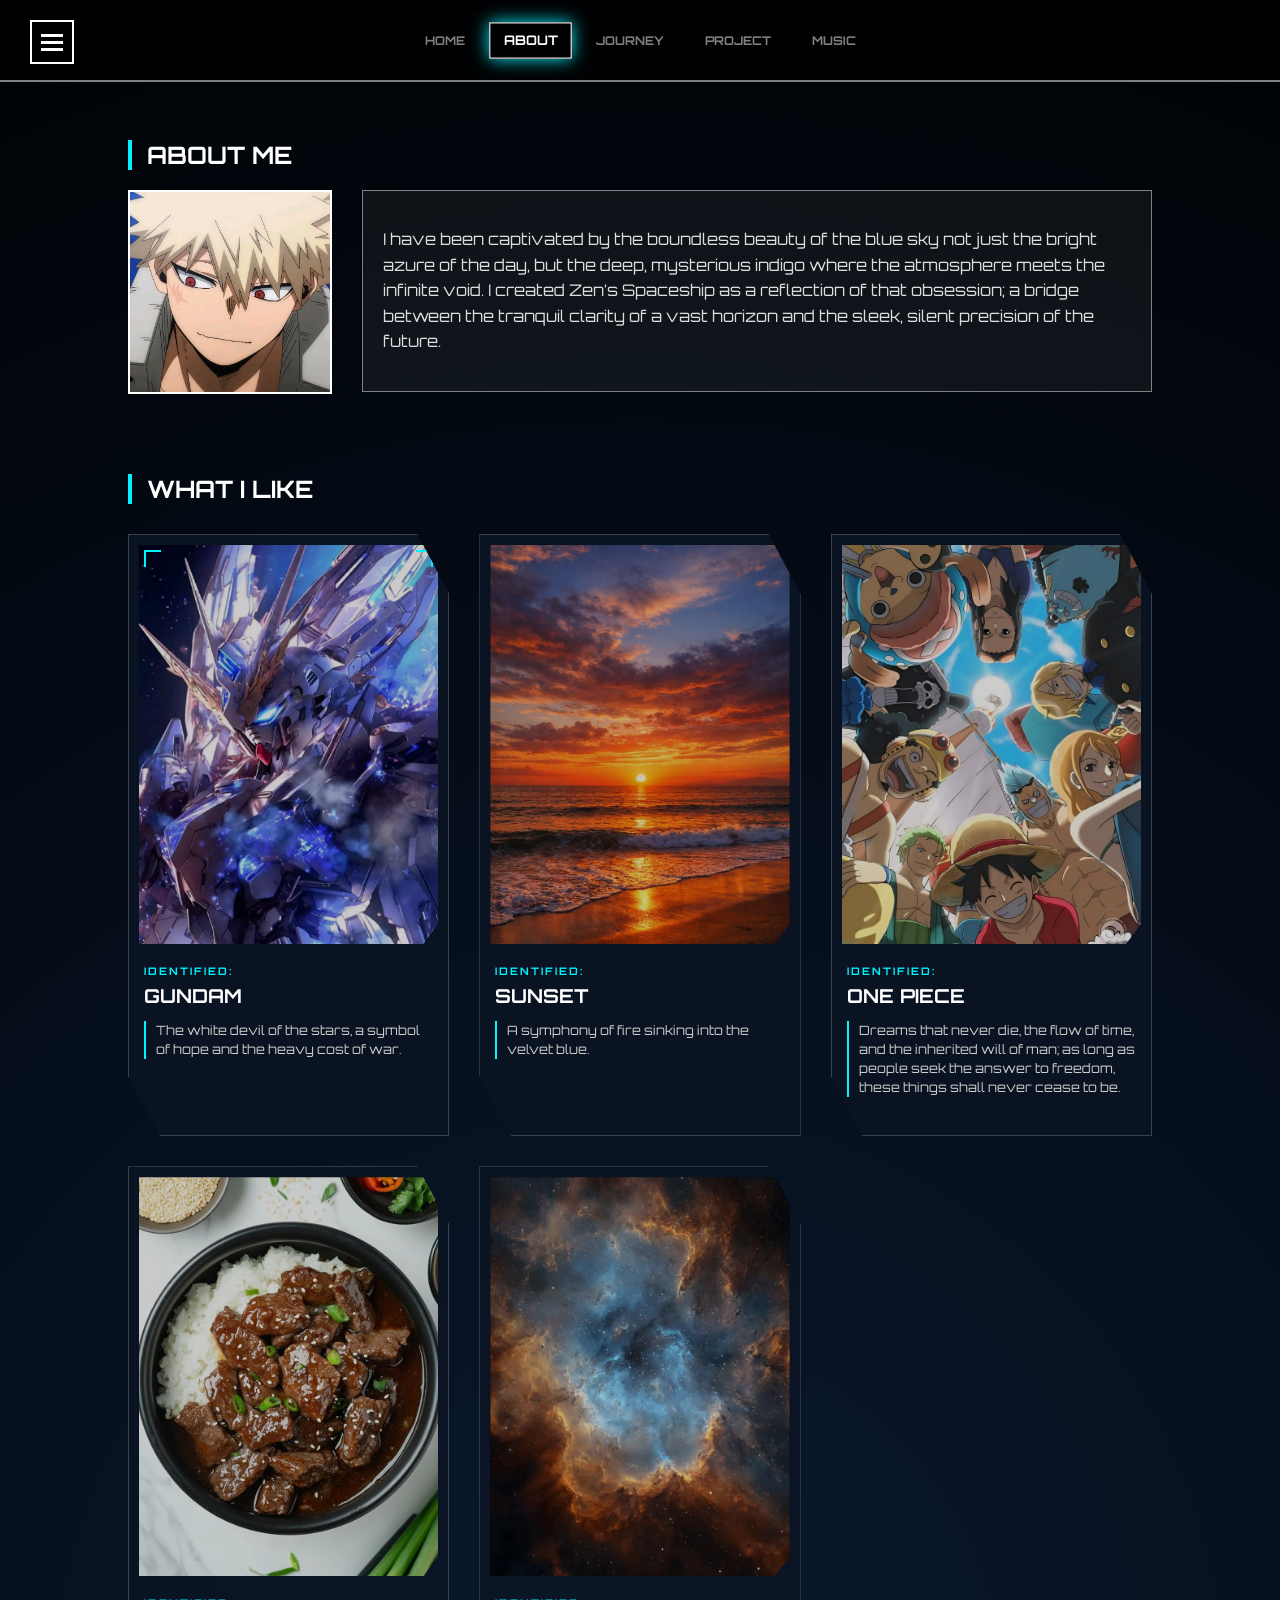
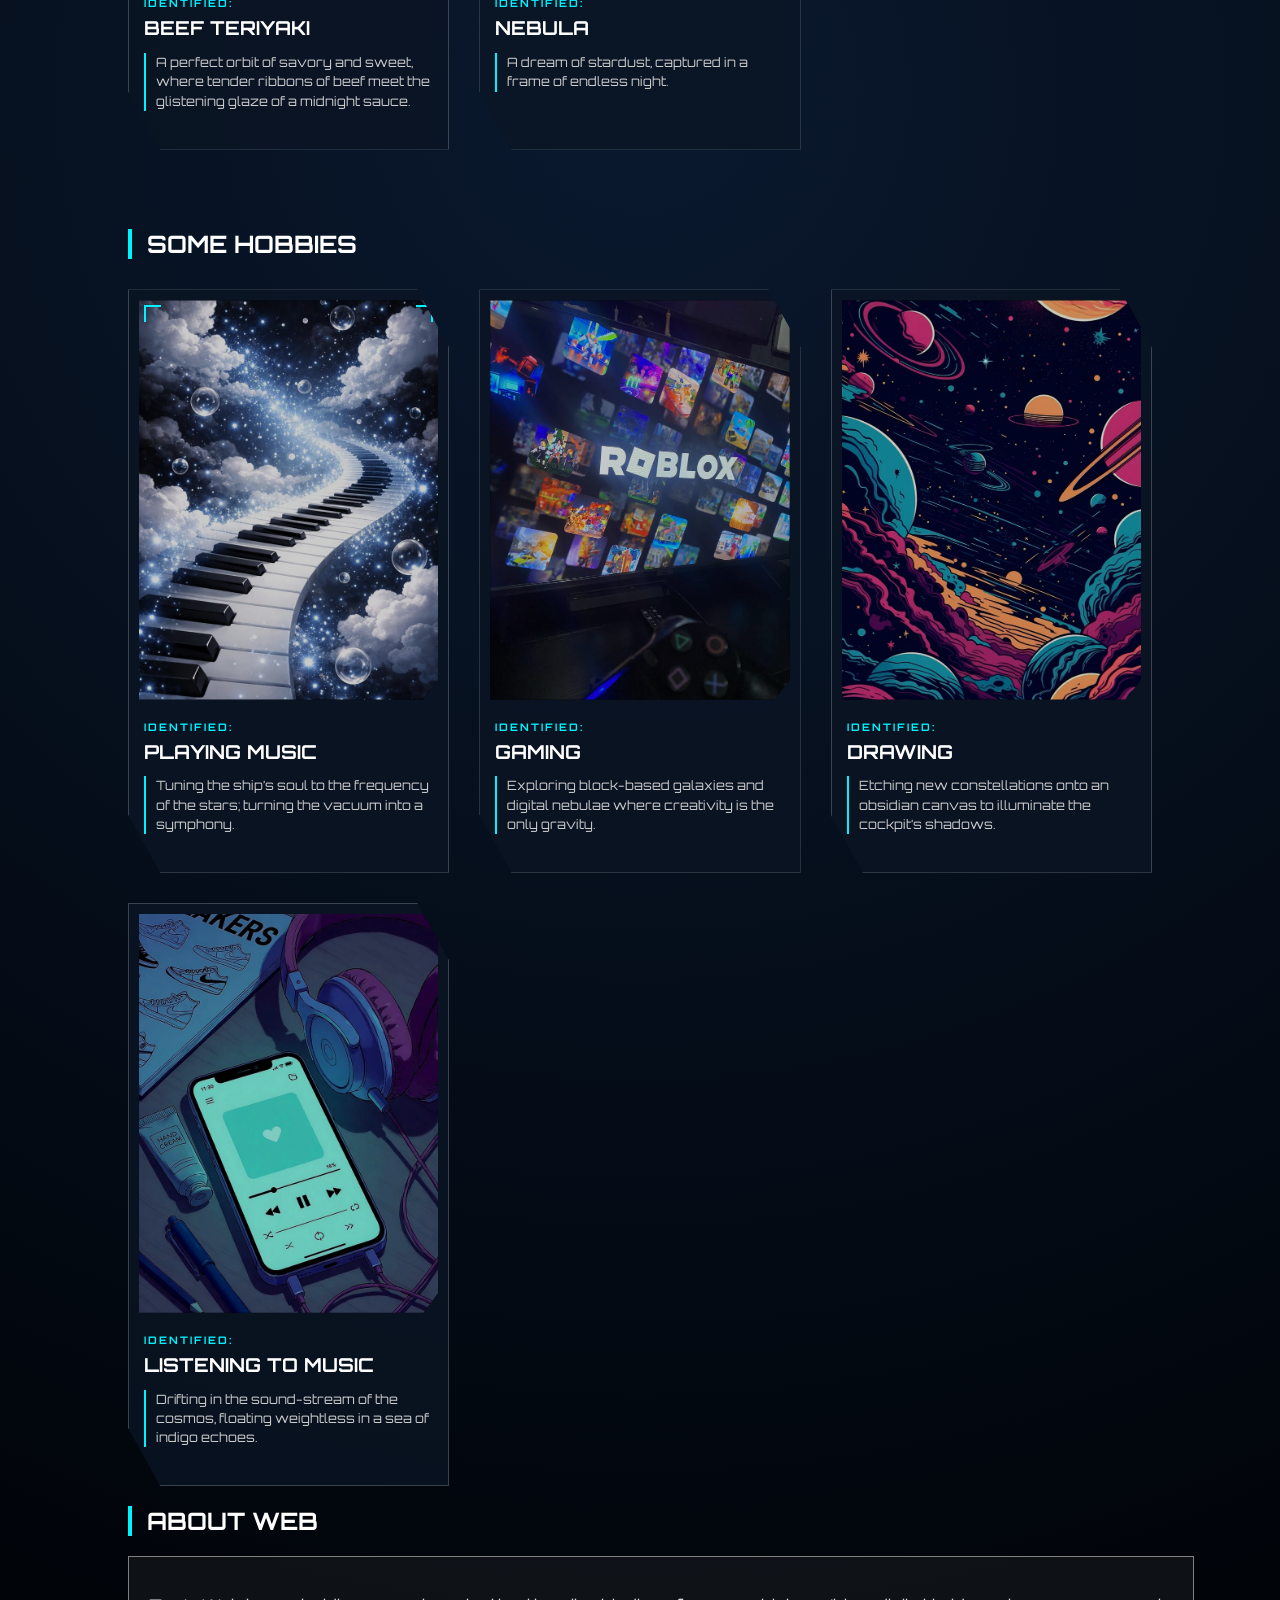
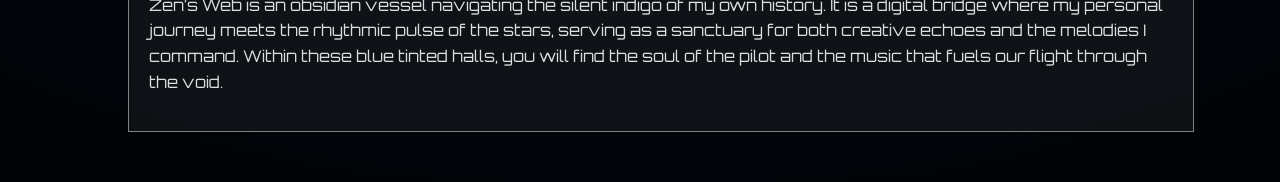
<file: about.html>
<!DOCTYPE html>
<html lang="id">
<head>
    <meta charset="UTF-8">
    <meta name="viewport" content="width=device-width, initial-scale=1.0">
    <title>Zens Spacesip - About</title>
    <link rel="stylesheet" href="style.css">
    <link href="https://fonts.googleapis.com/css2?family=Orbitron:wght@700&display=swap" rel="stylesheet">
</head>
<body class="about-page">
    
    <div class="page-transition"><div class="loader-line"></div></div>
    <audio id="soundHover" src="hover.mp3" preload="auto"></audio>
    <audio id="soundClick" src="click.mp3" preload="auto"></audio>

    <nav class="side-nav">
        <div class="menu-btn" id="menuToggle">
            <span class="dot"></span><span class="dot"></span><span class="dot"></span>
        </div>
        <div class="nav-dropdown" id="navLinks">
            <ul class="nav-list">
                <li><a href="index.html">Welcome</a></li>
                <li><a href="javascript:void(0)" id="openProfile">Profile</a></li>
            </ul>
        </div>
    </nav>

    <header class="top-nav">
        <nav class="nav-row">
            <a href="home.html">Home</a>
            <a href="about.html" class="active">About</a>
            <a href="journey.html">Journey</a>
            <a href="project.html">Project</a>
            <a href="music.html">Music</a>
        </nav>
    </header>

    <main class="scroll-container">
        <div class="about-wrapper">
            <section class="about-section">
        <div class="about-wrapper">
    
    <section class="about-section top-about">
        <h2 class="section-title">About Me</h2>
        <div class="about-flex">
            <div class="futuristic-frame profile-pic">
                <img src="bkgpp.jpg" alt="Profile">
            </div>
            <div class="about-text-box">
                <p>I have been captivated by the boundless beauty of the blue sky not just the bright azure of the day, but the deep, mysterious indigo where the atmosphere meets the infinite void. I created Zen’s Spaceship as a reflection of that obsession; a bridge between the tranquil clarity of a vast horizon and the sleek, silent precision of the future.</p>
            </div>
        </div>
    </section>

    <section class="about-section">
        <h2 class="section-title">What I Like</h2>
        <div class="rpg-grid">
            <div class="rpg-card">
                <div class="card-image-frame">
                    <div class="corner-decor top-left"></div>
                    <div class="corner-decor top-right"></div>
                    <img src="lobo.jpg" alt="Like 1">
                </div>
                <div class="card-details">
                    <div class="scan-line"></div>
                    <span class="detail-label">IDENTIFIED:</span>
                    <h4 class="detail-name">Gundam</h4>
                    <p class="detail-story">The white devil of the stars, a symbol of hope and the heavy cost of war.</p>
                </div>
            </div>
            <div class="rpg-card">
                <div class="card-image-frame"><img src="pantai.jpg"></div>
                <div class="card-details"><span class="detail-label">IDENTIFIED:</span><h4 class="detail-name">Sunset</h4><p class="detail-story">A symphony of fire sinking into the velvet blue.</p></div>
            </div>
            <div class="rpg-card">
                <div class="card-image-frame"><img src="onep.jpg"></div>
                <div class="card-details"><span class="detail-label">IDENTIFIED:</span><h4 class="detail-name">One Piece</h4><p class="detail-story">Dreams that never die, the flow of time, and the inherited will of man; as long as people seek the answer to freedom, these things shall never cease to be.</p></div>
            </div>
            <div class="rpg-card">
                <div class="card-image-frame"><img src="beef.jpg"></div>
                <div class="card-details"><span class="detail-label">IDENTIFIED:</span><h4 class="detail-name">Beef Teriyaki</h4><p class="detail-story">A perfect orbit of savory and sweet, where tender ribbons of beef meet the glistening glaze of a midnight sauce.</p></div>
            </div>
            <div class="rpg-card">
                <div class="card-image-frame"><img src="nebula.jpg"></div>
                <div class="card-details"><span class="detail-label">IDENTIFIED:</span><h4 class="detail-name">Nebula</h4><p class="detail-story">A dream of stardust, captured in a frame of endless night.</p></div>
            </div>
        </div>
    </section>

    <section class="about-section">
        <h2 class="section-title">Some Hobbies</h2>
        <div class="rpg-grid">
            <div class="rpg-card">
                <div class="card-image-frame">
                    <div class="corner-decor top-left"></div>
                    <div class="corner-decor top-right"></div>
                    <img src="piano.jpg" alt="Hobby 1">
                </div>
                <div class="card-details">
                    <div class="scan-line"></div>
                    <span class="detail-label">IDENTIFIED:</span>
                    <h4 class="detail-name">Playing Music</h4>
                    <p class="detail-story">Tuning the ship’s soul to the frequency of the stars; turning the vacuum into a symphony.</p>
                </div>
            </div>
            <div class="rpg-card">
                <div class="card-image-frame"><img src="rbx.jpg"></div>
                <div class="card-details"><span class="detail-label">IDENTIFIED:</span><h4 class="detail-name">Gaming</h4><p class="detail-story">Exploring block-based galaxies and digital nebulae where creativity is the only gravity.</p></div>
            </div>
            <div class="rpg-card">
                <div class="card-image-frame"><img src="draw.jpg"></div>
                <div class="card-details"><span class="detail-label">IDENTIFIED:</span><h4 class="detail-name">Drawing</h4><p class="detail-story">Etching new constellations onto an obsidian canvas to illuminate the cockpit’s shadows.</p></div>
            </div>
            <div class="rpg-card">
                <div class="card-image-frame"><img src="msc.jpg"></div>
                <div class="card-details"><span class="detail-label">IDENTIFIED:</span><h4 class="detail-name">Listening to Music</h4><p class="detail-story">Drifting in the sound-stream of the cosmos, floating weightless in a sea of indigo echoes.</p></div>
            </div>
        </div>
    </section>
</div>

            <section class="about-section bottom-about">
                <h2 class="section-title">About Web</h2>
                <div class="about-text-box full-width">
                    <p>Zen’s Web is an obsidian vessel navigating the silent indigo of my own history. It is a digital bridge where my personal journey meets the rhythmic pulse of the stars, serving as a sanctuary for both creative echoes and the melodies I command. Within these blue tinted halls, you will find the soul of the pilot and the music that fuels our flight through the void.</p>
                </div>
            </section>

        </div>
    </main>

<div id="profileModal" class="modal">
    <div class="modal-content">
        <span class="close-btn">&times;</span>
        <h2 class="profile-name">Zazkia Priyatna</h2>
        <p class="profile-subtitle">Where you can contact me</p>
        <div class="contact-list">
            <div class="contact-item">
                <span class="label">Email:</span>
                <a href="mailto:zezzsogood45556@gmail.com" class="value">zezzsogood45556@gmail.com</a>
            </div>
            <div class="contact-item">
                <span class="label">Instagram:</span>
                <a href="https://www.instagram.com/zezzdevilking?igsh=MXc3ZHZidXFvZ29hMQ==" class="value">@zezzdevilking</a>
            </div>
            <div class="contact-item">
                <span class="label">YouTube:</span>
                <a href="https://youtube.com/@nicetryzezz?si=y8kmv9VJW4SGHkLw" class="value">@nicetryzezz</a>
            </div>
        </div>
        <div class="modal-footer">
            <button class="btn-home-modal" onclick="location.href='home.html'">Home</button>
        </div>
    </div>
</div>
    <script src="script.js"></script>
</body>
</html>
</file>
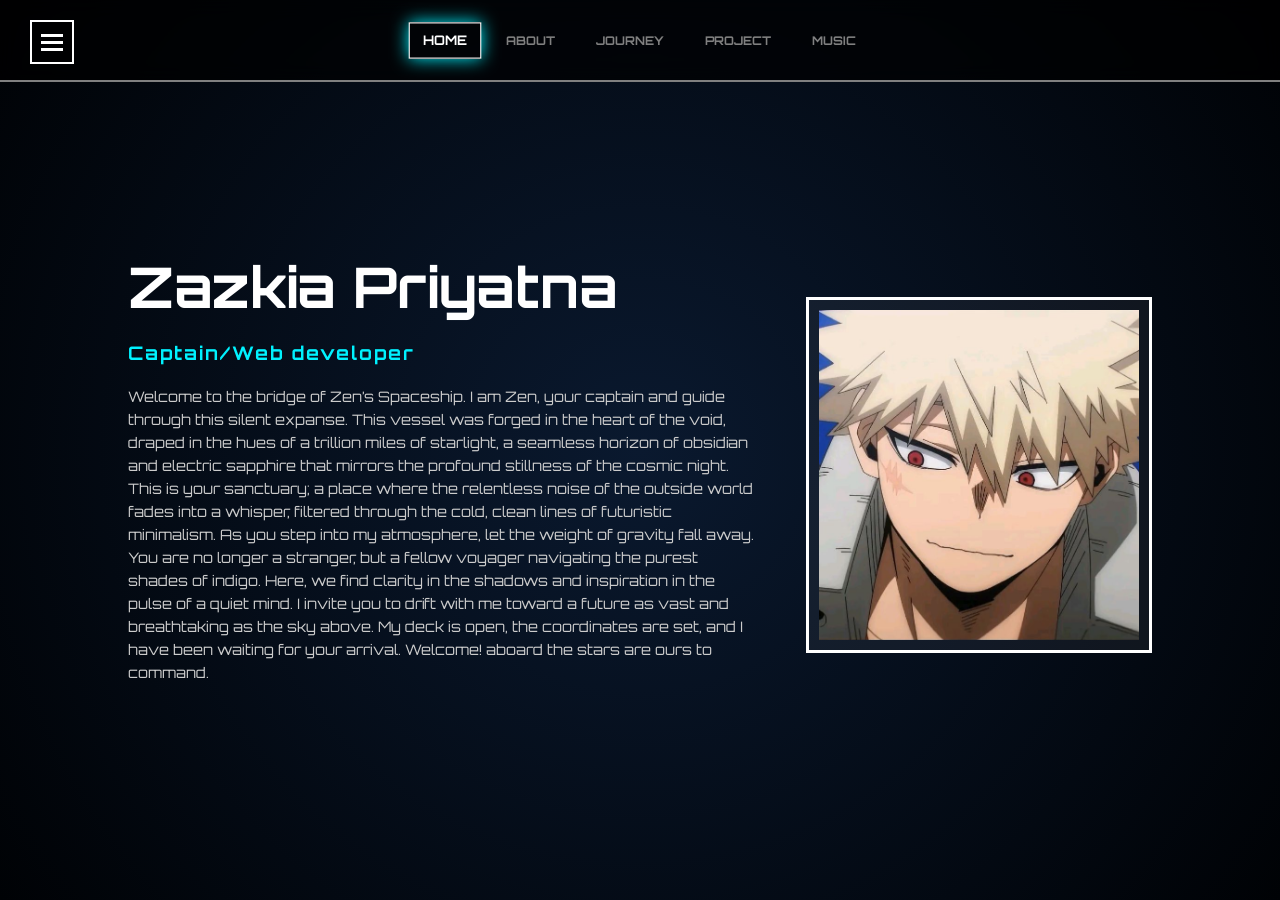
<file: home.html>
<!DOCTYPE html>
<html lang="id">
<head>
    <meta charset="UTF-8">
    <meta name="viewport" content="width=device-width, initial-scale=1.0">
    <title>Zens Spacesip - Home</title>
    <link rel="stylesheet" href="style.css">
    <link href="https://fonts.googleapis.com/css2?family=Orbitron:wght@700&display=swap" rel="stylesheet">
</head>
<body class="home-page">
    
    <div class="page-transition"><div class="loader-line"></div></div>

    <audio id="soundHover" src="hover.mp3" preload="auto"></audio>
    <audio id="soundClick" src="click.mp3" preload="auto"></audio>

    <nav class="side-nav">
        <div class="menu-btn" id="menuToggle">
            <span class="dot"></span><span class="dot"></span><span class="dot"></span>
        </div>
        <div class="nav-dropdown" id="navLinks">
            <ul class="nav-list">
                <li><a href="index.html">Welcome</a></li>
                <li><a href="javascript:void(0)" id="openProfile">Profile</a></li>
            </ul>
        </div>
    </nav>

    <header class="top-nav">
        <nav class="nav-row">
            <a href="home.html" class="active">Home</a>
            <a href="about.html">About</a>
            <a href="journey.html">Journey</a>
            <a href="project.html">Project</a>
            <a href="music.html">Music</a>
        </nav>
    </header>

    <main class="home-container">
        <div class="profile-layout">
            <div class="text-area">
                <h1 class="name-title">Zazkia Priyatna</h1>
                <h3 class="job-tag">Captain/Web developer</h3>
                <p class="desc-text">
                    Welcome to the bridge of Zen’s Spaceship. I am Zen, your captain and guide through this silent expanse. This vessel was forged in the heart of the void, draped in the hues of a trillion miles of starlight, a seamless horizon of obsidian and electric sapphire that mirrors the profound stillness of the cosmic night. This is your sanctuary; a place where the relentless noise of the outside world fades into a whisper, filtered through the cold, clean lines of futuristic minimalism.

As you step into my atmosphere, let the weight of gravity fall away. You are no longer a stranger, but a fellow voyager navigating the purest shades of indigo. Here, we find clarity in the shadows and inspiration in the pulse of a quiet mind. I invite you to drift with me toward a future as vast and breathtaking as the sky above. My deck is open, the coordinates are set, and I have been waiting for your arrival. Welcome! aboard the stars are ours to command.
                </p>
            </div>
            <div class="image-area">
                <div class="robot-frame-home">
                    <img src="bkgpp.jpg" alt="Robot" class="robot-gif-home">
                </div>
            </div>
        </div>
    </main>

<div id="profileModal" class="modal">
    <div class="modal-content">
        <span class="close-btn">&times;</span>
        <h2 class="profile-name">Zazkia Priyatna</h2>
        <p class="profile-subtitle">Where you can contact me</p>
        <div class="contact-list">
            <div class="contact-item">
                <span class="label">Email:</span>
                <a href="mailto:zezzsogood45556@gmail.com" class="value">zezzsogood45556@gmail.com</a>
            </div>
            <div class="contact-item">
                <span class="label">Instagram:</span>
                <a href="https://www.instagram.com/zezzdevilking?igsh=MXc3ZHZidXFvZ29hMQ==" class="value">@zezzdevilking</a>
            </div>
            <div class="contact-item">
                <span class="label">YouTube:</span>
                <a href="https://youtube.com/@nicetryzezz?si=y8kmv9VJW4SGHkLw" class="value">@nicetryzezz</a>
            </div>
        </div>
        <div class="modal-footer">
            <button class="btn-home-modal" onclick="location.href='home.html'">Home</button>
        </div>
    </div>
</div>
    <script src="script.js"></script>
</body>
</html>
</file>
<file: style.css>
/* Aturan Dasar & Font */
:root {
    --white: #ffffff;
    --neon-blue: #00f2ff;
    --metal-grey: #808080;
    --bg-space: #000205;
}

body, html {
    margin: 0;
    padding: 0;
    height: 100vh;
    background: radial-gradient(circle at center, #0a192f 0%, var(--bg-space) 100%);
    font-family: 'Orbitron', sans-serif;
    color: var(--white);
    overflow: hidden;
}

/* Navigasi Titik Tiga */
.side-nav {
    position: fixed;
    top: 30px;
    left: 30px;
    z-index: 999;
}

.menu-btn {
    width: 45px;
    height: 45px;
    border: 2px solid var(--white); /* Aturan 12: Border Putih */
    display: flex;
    flex-direction: column;
    justify-content: center;
    align-items: center;
    gap: 5px;
    cursor: pointer;
    transition: 0.3s;
    background: rgba(255, 255, 255, 0.05);
}

.menu-btn:hover {
    transform: scale(1.1); /* Aturan 10: Zoom */
    box-shadow: 0 0 15px var(--white); /* Aturan 11: Highlight */
}

.dot {
    width: 22px;
    height: 3px;
    background: var(--white);
}

.nav-dropdown {
    display: none;
    margin-top: 10px;
    background: rgba(0, 0, 0, 0.9);
    border: 2px solid var(--metal-grey); /* Request: Abu-abu */
}

.nav-list {
    list-style: none;
    padding: 5px;
    margin: 0;
}

.nav-list li a {
    display: block;
    padding: 10px 20px;
    color: var(--metal-grey); /* Warna Abu-abu */
    text-decoration: none;
    font-size: 0.8rem;
    border: 1px solid var(--metal-grey); /* Bordering text abu-abu */
    margin: 5px;
    transition: 0.3s;
}

.nav-list li a:hover {
    color: var(--white);
    border-color: var(--white);
    transform: scale(1.05);
}

/* Container Utama ala Video (Teks-Tombol-Robot) */
.content-container {
    height: 100vh;
    display: flex;
    flex-direction: column;
    align-items: center;
    justify-content: space-evenly;
    padding: 20px 0;
}

.main-title {
    text-align: center;
    font-size: 3rem;
    letter-spacing: 5px;
    margin: 0;
}

.main-title span {
    text-align: center;
    color: var(--neon-blue);
    text-shadow: 0 0 20px var(--neon-blue);
}

.subtitle {
    text-align: center;
    color: var(--metal-grey);
    font-size: 0.9rem;
    margin-top: 10px;
    letter-spacing: 2px;
}

/* Tombol Next */
.next-btn {
    text-decoration: none;
    color: #000;
    background: var(--white);
    padding: 12px 60px;
    font-weight: bold;
    font-size: 1.2rem;
    border: 2px solid var(--white); /* Aturan 12 */
    border-radius: 5px;
    transition: 0.3s ease-in-out;
}

.next-btn:hover {
    transform: scale(1.2); /* Aturan 10 */
    background: transparent;
    color: var(--white);
    box-shadow: 0 0 25px var(--neon-blue); /* Aturan 11 */
}

/* Robot Frame */
.robot-frame {
    border: 0px solid var(--white); /* Aturan 12: Border Putih Terang */
    padding: 10px;
    transition: 0.4s;
    cursor: pointer;
}


.robot-gif {
    width: 500px;
    display: block;
}

/* Animasi Halus (Aturan 8) */
@keyframes spaceFloat {
    0%, 100% { transform: translateY(0); }
    50% { transform: translateY(-15px); }
}

.content-container {
    animation: spaceFloat 5s ease-in-out infinite;
}
/* --- POP-UP MODAL STYLING --- */
.modal {
    display: none; /* Sembunyi dulu */
    position: fixed;
    z-index: 10000;
    left: 0;
    top: 0;
    width: 100%;
    height: 100%;
    background-color: rgba(0, 0, 0, 0.85); /* Background gelap transparan */
    backdrop-filter: blur(8px);
}

.modal-content {
    background: linear-gradient(145deg, #050f1a, #000000);
    margin: 10% auto;
    padding: 30px;
    border: 3px solid var(--white); /* Aturan 12 */
    width: 400px;
    text-align: center;
    position: relative;
    box-shadow: 0 0 50px rgba(0, 242, 255, 0.2);
    animation: modalSlide 0.5s cubic-bezier(0.175, 0.885, 0.32, 1.275);
}

@keyframes modalSlide {
    from { transform: scale(0.7); opacity: 0; }
    to { transform: scale(1); opacity: 1; }
}

.close-btn {
    position: absolute;
    right: 15px;
    top: 10px;
    color: var(--metal-grey);
    font-size: 28px;
    font-weight: bold;
    cursor: pointer;
    transition: 0.3s;
}

.close-btn:hover {
    color: var(--white);
    transform: rotate(90deg);
}

.profile-name {
    font-size: 1.8rem;
    margin-bottom: 5px;
    color: var(--white);
    text-transform: uppercase;
}

.profile-subtitle {
    color: var(--neon-blue);
    font-size: 0.8rem;
    margin-bottom: 30px;
    letter-spacing: 1px;
}

.contact-list {
    text-align: left;
    margin-bottom: 30px;
}

.contact-item {
    margin-bottom: 15px;
    padding: 10px;
    border: 1px solid var(--metal-grey); /* Border abu-abu */
    transition: 0.3s;
}

.contact-item:hover {
    border-color: var(--white);
    background: rgba(255, 255, 255, 0.05);
    transform: translateX(10px); /* Aturan 10: Animasi gerak */
}

.label {
    display: block;
    font-size: 0.7rem;
    color: var(--metal-grey);
}

.value {
    color: var(--white);
    text-decoration: none;
    font-size: 0.9rem;
}

/* Tombol Home di Modal */
.btn-home-modal {
    background: transparent;
    color: var(--white);
    border: 2px solid var(--white);
    padding: 10px 40px;
    font-family: 'Orbitron', sans-serif;
    cursor: pointer;
    transition: 0.3s;
}

.btn-home-modal:hover {
    background: var(--white);
    color: black;
    box-shadow: 0 0 15px var(--white);
    transform: scale(1.1);
}
/*nNAVIGASI*/
/* Container Utama Navigasi Atas */
.top-nav {
    position: fixed;
    top: 0;
    width: 100%;
    height: 80px; /* Tentukan tinggi agar tidak menutupi seluruh layar */
    background: rgba(0, 0, 0, 0.7);
    backdrop-filter: blur(10px);
    display: flex;
    justify-content: center;
    align-items: center;
    border-bottom: 2px solid var(--metal-grey);
    z-index: 900;
    /* Jangan pakai pointer-events none di sini kalau bingung, pakai z-index saja */
}

.nav-row {
    display: flex;
    gap: 15px;
}

.nav-row a {
    color: var(--metal-grey);
    text-decoration: none;
    font-size: 0.75rem;
    font-weight: bold;
    padding: 8px 12px;
    border: 1px solid transparent;
    transition: 0.3s;
    text-transform: uppercase;
}

.nav-row a:hover, .nav-row a.active {
    color: var(--white);
    border: 1px solid var(--white);
    box-shadow: 0 0 15px var(--neon-blue);
    transform: scale(1.1);
}

/* Side Nav (Titik Tiga) */
.side-nav {
    position: fixed;
    top: 20px; /* Sesuaikan agar pas di tengah bar hitam top-nav */
    left: 30px;
    z-index: 2000; /* WAJIB lebih tinggi dari top-nav */
}

.menu-btn {
    width: 40px;
    height: 40px;
    border: 2px solid var(--white);
    display: flex;
    flex-direction: column;
    justify-content: center;
    align-items: center;
    gap: 4px;
    cursor: pointer;
    background: rgba(0,0,0,0.5);
}

/* Perbaikan dropdown agar muncul di bawah tombol */
.nav-dropdown {
    display: none;
    position: absolute;
    top: 50px;
    left: 0;
    background: rgba(0, 0, 0, 0.95);
    border: 1px solid var(--metal-grey);
    min-width: 150px;
}
/* --- LAYOUT HOME (Teks Kiri, Gambar Kanan) --- */
.home-container {
    height: 100vh;
    display: flex;
    align-items: center;
    justify-content: center;
    padding: 0 10%;
}

.profile-layout {
    display: flex;
    align-items: center;
    gap: 50px;
    margin-top: 50px;
}

.text-area {
    flex: 1;
    text-align: left;
}

.name-title {
    font-size: 3.5rem;
    margin: 0;
}

.job-tag {
    color: var(--neon-blue);
    margin-bottom: 20px;
    letter-spacing: 2px;
}

.desc-text {
    line-height: 1.6;
    color: #ccc;
    font-size: 0.9rem;
}

/* Frame Robot Home */
.robot-frame-home {
    border: 3px solid var(--white); /* Aturan 12 */
    padding: 10px;
    background: rgba(255, 255, 255, 0.05);
    transition: 0.4s;
}

.robot-frame-home:hover {
    transform: scale(1.05); /* Aturan 10 */
    box-shadow: 0 0 30px var(--neon-blue); /* Aturan 11 */
}

.robot-gif-home {
    width: 320px;
    display: block;
}
/* --- ANIMASI TRANSISI PAGE --- */
.page-transition {
    position: fixed;
    top: 0;
    left: 0;
    width: 100%;
    height: 100%;
    background: var(--bg-space);
    z-index: 99999; /* Paling atas dari segalanya */
    display: flex;
    justify-content: center;
    align-items: center;
    transition: transform 0.8s cubic-bezier(0.77, 0, 0.175, 1);
    pointer-events: none;
}

/* Garis loading futuristik */
.loader-line {
    width: 0%;
    height: 2px;
    background: var(--neon-blue);
    box-shadow: 0 0 15px var(--neon-blue);
    animation: loadProgress 0.6s ease-in-out forwards;
}

/* Efek saat halaman selesai dimuat */
.page-loaded .page-transition {
    transform: translateY(-100%); /* Layar naik ke atas */
}

@keyframes loadProgress {
    0% { width: 0%; }
    100% { width: 100%; }
}

/* Animasi konten masuk (Fade In) */
.content-container, .home-container {
    opacity: 0;
    transform: scale(0.95);
    transition: all 1s ease 0.5s; /* Muncul perlahan setelah transisi */
}

.page-loaded .content-container, 
.page-loaded .home-container {
    opacity: 1;
    transform: scale(1);
}
/* --- ABOUT PAGE STYLING --- */
.about-page {
    overflow-y: auto; /* Aktifkan scroll vertikal */
}

/* Scrollbar Futuristik */
::-webkit-scrollbar { width: 8px; }
::-webkit-scrollbar-track { background: #000; }
::-webkit-scrollbar-thumb { 
    background: var(--neon-blue); 
    border-radius: 10px; 
    box-shadow: 0 0 10px var(--neon-blue);
}

.scroll-container {
    padding: 120px 10% 50px 10%; /* Jarak atas buat navigasi */
}

.about-wrapper {
    display: flex;
    flex-direction: column;
    gap: 60px;
}

.section-title {
    font-size: 1.5rem;
    color: var(--white);
    margin-bottom: 20px;
    border-left: 4px solid var(--neon-blue);
    padding-left: 15px;
    text-transform: uppercase;
}

/* Futuristic Frame (Aturan 12) */
.futuristic-frame {
    border: 2px solid var(--white);
    position: relative;
    background: rgba(255, 255, 255, 0.02);
    transition: 0.3s;
}

.futuristic-frame:hover {
    box-shadow: 0 0 20px var(--neon-blue);
    border-color: var(--neon-blue);
    transform: scale(1.02);
}

/* Layout About Me */
.about-flex {
    display: flex;
    gap: 30px;
    align-items: flex-start;
}

.profile-pic {
    width: 200px;
    height: 200px;
    flex-shrink: 0;
}

.profile-pic img { width: 100%; height: 100%; object-fit: cover; }

.about-text-box {
    background: rgba(255, 255, 255, 0.05);
    padding: 20px;
    border: 1px solid var(--metal-grey);
    line-height: 1.6;
    color: #ddd;
}

/* Grid Rapi (What I Like & Hobbies) */
.item-grid {
    display: grid;
    grid-template-columns: repeat(auto-fit, minmax(120px, 1fr));
    gap: 15px;
}

.item-card {
    aspect-ratio: 1/1;
    display: flex;
    justify-content: center;
    align-items: center;
}

.placeholder-img {
    width: 80%;
    height: 80%;
    background: linear-gradient(45deg, #111, #222);
}

/* Custom CSS untuk About Web di bawah */
.full-width { width: 100%; }
/* Container Grid untuk Kartu RPG */
.rpg-grid {
    display: grid;
    /* Membuat kolom otomatis yang pas (sekitar 3 kartu per baris di layar besar) */
    grid-template-columns: repeat(auto-fit, minmax(280px, 1fr));
    gap: 30px;
    margin-top: 30px;
}

/* --- RPG CARD STYLING --- */
.rpg-card {
    background: rgba(10, 20, 35, 0.8);
    border: 1px solid rgba(255, 255, 255, 0.2);
    padding: 10px;
    transition: all 0.4s ease;
    clip-path: polygon(0 0, 90% 0, 100% 10%, 100% 100%, 10% 100%, 0 90%);
}

.rpg-card:hover {
    border-color: var(--neon-blue);
    transform: translateY(-10px);
    box-shadow: 0 0 30px rgba(0, 242, 255, 0.2);
    background: rgba(15, 30, 50, 0.9);
}

.card-image-frame {
    position: relative;
    width: 100%;
    aspect-ratio: 3/4; /* Proporsi tinggi ala kartu karakter */
    overflow: hidden;
    background: #000;
    clip-path: polygon(0 0, 100% 0, 100% 95%, 95% 100%, 0 100%);
}

.card-image-frame img {
    width: 100%;
    height: 100%;
    object-fit: cover;
    opacity: 0.8;
    transition: 0.5s;
}

.rpg-card:hover img {
    opacity: 1;
    transform: scale(1.1);
}

.card-details {
    padding: 15px 5px;
    text-align: left;
}

.detail-label {
    font-size: 0.65rem;
    color: var(--neon-blue);
    letter-spacing: 2px;
    font-weight: bold;
}

.detail-name {
    font-size: 1.2rem;
    color: #fff;
    margin: 5px 0;
    text-transform: uppercase;
    font-family: 'Orbitron', sans-serif;
}

.detail-story {
    font-size: 0.8rem;
    color: #ccc;
    line-height: 1.5;
    border-left: 2px solid var(--neon-blue);
    padding-left: 10px;
}

/* Dekorasi Siku */
.corner-decor {
    position: absolute;
    width: 15px;
    height: 15px;
    border: 2px solid var(--neon-blue);
    z-index: 2;
}
.top-left { top: 5px; left: 5px; border-right: none; border-bottom: none; }
.top-right { top: 5px; right: 5px; border-left: none; border-bottom: none; }
/* --- JOURNEY PAGE STYLING --- */
.journey-page {
    overflow-y: auto;
}

.journey-wrapper {
    max-width: 1000px;
    margin: 0 auto;
    padding-top: 100px;
}

.main-title {
    text-align: center;
    font-family: 'Orbitron', sans-serif;
    color: var(--neon-blue);
    margin-bottom: 50px;
    text-shadow: 0 0 15px var(--neon-blue);
}

.category-block {
    margin-bottom: 80px;
}

.cat-title {
    font-size: 1.8rem;
    color: var(--white);
    border-bottom: 2px solid var(--metal-grey);
    padding-bottom: 10px;
    margin-bottom: 40px;
}

/* Item Wrapper */
.journey-item {
    display: flex;
    align-items: center;
    gap: 40px;
    margin-bottom: 60px;
}

/* Pola Zig-Zag */
.journey-item.reverse {
    flex-direction: row-reverse;
}

/* Frame Gambar HUD */
.journey-card {
    flex: 1;
}

.hud-frame {
    position: relative;
    padding: 10px;
    background: rgba(255, 255, 255, 0.05);
    border: 1px solid var(--metal-grey);
    clip-path: polygon(10% 0, 100% 0, 100% 90%, 90% 100%, 0 100%, 0 10%);
    transition: 0.4s;
}

.hud-frame img {
    width: 100%;
    display: block;
    clip-path: polygon(10% 0, 100% 0, 100% 90%, 90% 100%, 0 100%, 0 10%);
}

.journey-item:hover .hud-frame {
    border-color: var(--neon-blue);
    box-shadow: 0 0 20px rgba(0, 242, 255, 0.3);
    transform: scale(1.02);
}

/* Deskripsi Teks */
.journey-desc {
    flex: 1;
}

.log-date {
    font-size: 0.7rem;
    color: var(--neon-blue);
    font-family: 'Orbitron', sans-serif;
}

.journey-desc h3 {
    font-size: 1.5rem;
    color: var(--white);
    margin: 10px 0;
}

.journey-desc p {
    color: #aaa;
    line-height: 1.6;
    font-size: 0.95rem;
}
/* --- ANIMASI KHUSUS JOURNEY (HYPERSPACE JUMP) --- */

/* State awal (saat layar hitam/transisi) */
.journey-page .journey-wrapper {
    opacity: 0;
    transform: scale(0.8) translateY(50px);
    filter: blur(10px);
    transition: all 1s cubic-bezier(0.22, 1, 0.36, 1);
}

/* State setelah page loaded */
.page-loaded.journey-page .journey-wrapper {
    opacity: 1;
    transform: scale(1) translateY(0);
    filter: blur(0);
}

/* Animasi tambahan untuk HUD Frame agar muncul satu per satu */
.journey-item {
    opacity: 0;
    transform: translateX(-30px);
    transition: all 0.8s ease-out;
}

.journey-item.reverse {
    transform: translateX(30px);
}

.page-loaded .journey-item {
    opacity: 1;
    transform: translateX(0);
}

/* Delay bertahap agar munculnya estetik */
.journey-item:nth-child(1) { transition-delay: 0.2s; }
.journey-item:nth-child(2) { transition-delay: 0.4s; }
.journey-item:nth-child(3) { transition-delay: 0.6s; }
.journey-item:nth-child(4) { transition-delay: 0.8s; }
/* --- 1. Taruh paling bawah di style.css --- */

/* Animasi Hyperspace (muncul dari kecil & blur) */
.journey-page .journey-wrapper {
    opacity: 0;
    transform: scale(0.8) translateY(50px);
    filter: blur(10px);
    transition: all 1s cubic-bezier(0.22, 1, 0.36, 1);
}

.page-loaded.journey-page .journey-wrapper {
    opacity: 1;
    transform: scale(1) translateY(0);
    filter: blur(0);
}

/* Animasi Entry untuk tiap item (muncul dari samping) */
.journey-item {
    opacity: 0;
    transform: translateX(-30px);
    transition: all 0.8s ease-out;
}
.journey-item.reverse {
    transform: translateX(30px);
}
.page-loaded .journey-item {
    opacity: 1;
    transform: translateX(0);
}

/* Delay supaya munculnya satu-satu (Staggered) */
.journey-item:nth-child(1) { transition-delay: 0.2s; }
.journey-item:nth-child(2) { transition-delay: 0.4s; }
.journey-item:nth-child(3) { transition-delay: 0.6s; }

/* Visual Scanner Line pada foto */
.hud-frame {
    position: relative;
    width: 100%;
    /* Tambahkan aspect-ratio di sini juga */
    aspect-ratio: 1 / 1; 
    padding: 10px;
    background: rgba(255, 255, 255, 0.05);
    border: 1px solid var(--metal-grey);
    clip-path: polygon(10% 0, 100% 0, 100% 90%, 90% 100%, 0 100%, 0 10%);
    transition: 0.4s;
    display: flex; /* Tambahan agar gambar di tengah */
    align-items: center;
    justify-content: center;
}

.hud-frame img {
    width: 100%;
    height: 100%; /* Paksa tinggi penuh */
    object-fit: cover; /* Agar gambar tidak gepeng tapi terpotong rapi */
    display: block;
    clip-path: polygon(10% 0, 100% 0, 100% 90%, 90% 100%, 0 100%, 0 10%);
}
/* --- FIX MODAL & DROPDOWN LAYER --- */

/* Pastikan Modal di urutan paling tinggi (Z-Index 9999) */
.modal {
    display: none;
    position: fixed;
    z-index: 9999 !important; /* Angka tertinggi */
    left: 0;
    top: 0;
    width: 100%;
    height: 100%;
    background-color: rgba(0, 0, 0, 0.85); /* Background gelap transparan */
    backdrop-filter: blur(10px); /* Efek blur di belakang modal */
}

.modal-content {
    z-index: 10000 !important;
    /* Sisanya biarkan sesuai desainmu */
}

/* Navigasi Titik Tiga juga harus di atas */
.side-nav {
    z-index: 999;
}

.nav-dropdown {
    z-index: 1000;
}

/* Pastikan transisi page tidak menutupi modal saat dipanggil */
.page-transition {
    z-index: 900; /* Lebih rendah dari modal */
}
/* FIX: Pastikan Body Page Project Bisa Scroll */
.project-page {
    overflow-y: auto !important;
    height: auto;
    min-height: 100vh;
}

.project-wrapper {
    padding: 120px 20px 80px;
    max-width: 1200px;
    margin: 0 auto;
}

/* PROFIL SECTION */
.project-header-profile {
    display: flex;
    align-items: center;
    gap: 25px;
    margin-bottom: 50px;
    background: rgba(0, 242, 255, 0.05);
    padding: 30px;
    border-radius: 10px;
    border: 1px solid rgba(0, 242, 255, 0.2);
}

.profile-frame {
    width: 100px;
    height: 100px;
    border: 3px solid var(--neon-blue);
    border-radius: 50%;
    overflow: hidden;
    box-shadow: 0 0 15px var(--neon-blue);
}

.profile-frame img { width: 100%; height: 100%; object-fit: cover; }

.neon-glow-text {
    font-family: 'Orbitron', sans-serif;
    color: #fff;
    text-shadow: 0 0 10px var(--neon-blue);
    margin: 0;
}

/* GRID & KARTU NYALA */
.project-grid {
    display: grid;
    grid-template-columns: repeat(auto-fit, minmax(320px, 1fr));
    gap: 30px;
}

.project-card.neon-box {
    background: rgba(0, 10, 20, 0.9);
    border: 1px solid var(--neon-blue); /* NYALA UTAMA */
    box-shadow: 0 0 10px rgba(0, 242, 255, 0.3); /* GLOW HALUS */
    display: flex;
    flex-direction: column;
    transition: 0.4s;
    height: 100%;
}

.project-card:hover {
    box-shadow: 0 0 25px rgba(0, 242, 255, 0.6); /* NYALA TERANG SAAT HOVER */
    transform: translateY(-10px);
}

/* GAMBAR (Dikecilkan sizenya sesuai permintaan) */
.img-slot {
    width: 100%;
    height: 160px; /* Ukuran gambar lebih kecil */
    overflow: hidden;
    position: relative;
    border-bottom: 1px solid var(--neon-blue);
}

.img-slot img { width: 100%; height: 100%; object-fit: cover; }

/* TEXT AREA (Dibuat lebih luas) */
.text-slot {
    padding: 25px; /* Ruang lebih luas untuk teks */
    flex-grow: 1;
    display: flex;
    flex-direction: column;
}

.text-slot h3 { font-family: 'Orbitron', sans-serif; color: #fff; margin: 10px 0; }
.text-slot p { font-size: 0.9rem; color: #ccc; line-height: 1.6; margin-bottom: 20px; }

/* TOMBOL AKSES */
.btn-glow {
    margin-top: auto;
    padding: 10px;
    text-align: center;
    color: var(--neon-blue);
    border: 1px solid var(--neon-blue);
    text-decoration: none;
    font-family: 'Orbitron', sans-serif;
    font-size: 0.8rem;
    transition: 0.3s;
}

.btn-glow:hover {
    background: var(--neon-blue);
    color: #000;
    box-shadow: 0 0 15px var(--neon-blue);
}
/* --- FIX SCROLL ONLY --- */

/* 1. Pastikan container utama tidak memotong konten */
html, body {
    height: auto !important; 
    overflow-y: auto !important;
    overflow-x: hidden; /* Biar gak goyang kiri kanan */
}

/* 2. Targetkan class pembungkus project kamu */
.project-page, .scroll-container {
    height: auto !important;
    min-height: 100vh;
    overflow-y: visible !important; /* Paksa munculin konten bawah */
    display: block !important; /* Memastikan bukan flex/grid yang nge-lock height */
}

/* 3. Pastikan wrapper grid-nya bisa memanjang */
.project-wrapper {
    height: auto !important;
    display: block !important;
    padding-bottom: 100px; /* Kasih ruang nafas di paling bawah */
}
/* --- CSS POPUP MODAL PROJECT --- */

.modal-project {
    display: none; /* Sembunyi dulu bos */
    position: fixed;
    z-index: 10000; /* Pangkat paling tinggi */
    left: 0; top: 0; width: 100%; height: 100%;
    background-color: rgba(0, 0, 0, 0.9); /* Gelap transparan */
    backdrop-filter: blur(10px); /* Efek blur di belakang */
    justify-content: center;
    align-items: center;
    padding: 20px;
    
    /* Animasi fade in buat wadah hitam */
    opacity: 0;
    transition: opacity 0.4s ease;
}

/* Saat modal aktif, fade in wadah */
.modal-project.active {
    display: flex;
    opacity: 1;
}

.modal-project-content {
    background-color: #020c1b;
    border: 2px solid var(--neon-blue, #00f2ff);
    width: 100%;
    max-width: 700px; /* Lebar popup */
    position: relative;
    box-shadow: 0 0 30px rgba(0, 242, 255, 0.5);
    padding: 30px;
    
    /* ANIMASI POPUP MEMBESAR (Scale) */
    transform: scale(0.7); /* Mulai dari kecil */
    transition: transform 0.4s cubic-bezier(0.175, 0.885, 0.32, 1.275);
}

/* Saat modal aktif, konten membesar jadi ukuran asli */
.modal-project.active .modal-project-content {
    transform: scale(1);
}

/* Tombol Tutup X */
.close-project {
    position: absolute;
    right: 15px; top: 10px;
    color: var(--neon-blue, #00f2ff);
    font-size: 30px;
    cursor: pointer;
    transition: 0.3s;
    z-index: 10;
}
.close-project:hover { transform: rotate(90deg) scale(1.2); }

/* --- FIX MODAL IMAGE SIZE --- */

.modal-body-layout {
    display: flex;
    gap: 30px;
    align-items: flex-start; /* Biar teks di sampingnya nggak ketarik ke tengah */
}

.modal-image-slot {
    flex: 0 0 400px !important; /* Paksa jadi 400px */
    width: 400px !important;
}

.modal-image-slot img {
    width: 100%;
    height: auto;
    aspect-ratio: 1 / 1;
    object-fit: cover;
    border: 3px solid #00f2ff; /* Tebalin border biar nyala */
    box-shadow: 0 0 20px rgba(0, 242, 255, 0.5);
}

/* SISI KANAN: Text */
.modal-text-slot {
    flex: 1;
    display: flex;
    flex-direction: column;
}
.modal-text-slot h2 {
    font-family: 'Orbitron', sans-serif;
    margin: 0;
    font-size: 1.5rem;
}
.separator-line {
    height: 2px;
    background: linear-gradient(90deg, #00f2ff, transparent);
    margin: 10px 0;
}
.modal-text-slot p {
    color: #ccc;
    font-size: 0.9rem;
    line-height: 1.6;
    margin-bottom: 20px;
}

/* Tombol Link YT Futuristik */
.btn-yt {
    margin-top: auto;
    display: inline-block;
    padding: 10px 20px;
    background-color: transparent;
    color: #ff0000;
    border: 1px solid #ff0000;
    text-decoration: none;
    font-family: 'Orbitron', sans-serif;
    font-size: 0.8rem;
    transition: 0.3s;
    text-align: center;
}
.btn-yt:hover {
    background-color: #ff0000;
    color: #fff;
    box-shadow: 0 0 15px rgba(255, 0, 0, 0.6);
    transform: translateY(-3px);
}
.btn-yt i { margin-right: 8px; } /* Jarak icon */

/* Responsif buat HP */
@media (max-width: 600px) {
    .modal-body-layout { flex-direction: column; align-items: center; }
    .modal-image-slot { flex: 0 0 150px; width: 150px; }
}
/* Tambahan Fix Ukuran Gambar Modal */
.modal-image-slot {
    flex: 0 0 350px !important; /* Paksa lebar slot gambar */
    width: 350px !important;
}

.modal-image-slot img {
    width: 100% !important;
    height: auto !important;
    aspect-ratio: 1 / 1 !important; /* Paksa kotak 1:1 */
    object-fit: cover !important;
    border: 2px solid #00f2ff;
    box-shadow: 0 0 20px rgba(0, 242, 255, 0.5);
}

.modal-body-layout {
    display: flex;
    gap: 25px;
    align-items: flex-start;
}

/* Biar gak rusak di layar kecil */
@media (max-width: 800px) {
    .modal-body-layout {
        flex-direction: column;
        align-items: center;
    }
    .modal-image-slot {
        width: 100% !important;
        flex: none !important;
        max-width: 280px;
    }
}



/* Layout Music */
:root {
    --neon: #00f2ff;
    --card-bg: rgba(2, 12, 27, 0.95);
}

/* Biar posisi di tengah garis horizontal & vertikal */
.center-viewport {
    display: flex;
    justify-content: center;
    align-items: center; /* Ini yang bikin ke tengah secara vertikal */
    min-height: 100vh; /* Full layar */
    width: 100%;
    background: #020c1b; /* Samain sama background spaceship lu */
}

.main-wrapper {
    display: flex;
    gap: 40px;
    align-items: center; /* Playlist & Player rata tengah */
}

/* KARTU DENGAN ANIMASI POPUP */
.music-card {
    width: 380px;
    background: var(--card-bg);
    border: 2px solid var(--neon);
    border-radius: 30px;
    padding: 35px;
    box-shadow: 0 0 15px rgba(0, 242, 255, 0.2);
    text-align: center;
    transition: all 0.4s cubic-bezier(0.175, 0.885, 0.32, 1.275); /* Efek kenyal */
}

/* Saat kartu di-hover, outline & ukuran membesar (Popup) */
.music-card:hover {
    transform: scale(1.05); /* Membesar */
    box-shadow: 0 0 35px var(--neon); /* Outline makin terang */
    border-color: #ffffff; /* Outline berubah putih dikit pas popup */
}

.image-holder {
    width: 220px;
    height: 220px;
    margin: 0 auto 25px;
    border-radius: 20px;
    border: 2px solid rgba(255, 255, 255, 0.1); /* Image tanpa glow sesuai request */
    overflow: hidden;
}

.image-holder img { width: 100%; height: 100%; object-fit: cover; }

/* Styling Button Pop */
.btn-pop {
    background: transparent;
    border: 1px solid var(--neon);
    color: white;
    width: 50px;
    height: 50px;
    border-radius: 100%;
    cursor: pointer;
    transition: 0.3s;
}

.btn-pop:hover {
    transform: scale(1.1);
    background: var(--neon);
    color: black;
}
.progress-container {
    width: 100%;
    height: 4px; /* Tipis aja biar elegan */
    background: rgba(255, 255, 255, 0.1);
    border-radius: 2px;
    cursor: pointer;
    margin-bottom: 15px; /* Jarak ke tombol play */
    overflow: hidden;
}

.progress-fill {
    width: 0%; /* Nanti digerakin JS */
    height: 100%;
    background: #00f2ff; /* Warna neon */
    box-shadow: 0 0 10px #00f2ff;
    transition: width 0.1s linear;
}
/* Container Utama biar Kiri-Kanan */
.main-container {
    display: flex;
    justify-content: center; /* Tengahin secara horizontal */
    align-items: flex-start; /* Biar nempel ke atas */
    gap: 50px; /* Jarak antara player dan lirik */
    padding-top: 100px; /* Atur jarak dari Navbar atas */
    width: 100%;
}

/* Sisi Lirik */
.lyrics-side {
    max-width: 400px; /* Biar liriknya nggak melebar kemana-mana */
    text-align: center; /* Lirik biasanya enak dibaca rata kiri */
}

.header-text {
    margin: 0 0 20px 200px; /* Naikin teks HADEEH ke atas */
    font-family: 'Orbitron', sans-serif; /* Pake font spaceship lu */
    color: white;
}

#lyric-text {
    color: #00f2ff;
    font-size: 1.5rem;
    line-height: 1.6;
    text-shadow: 0 0 10px rgba(0, 242, 255, 0.5);
    font-weight: bold;
    transition: opacity 0.3s ease-in-out;
}
/* Container buat ngatur posisi di kiri */
.profile-container {
    position: fixed; /* Biar dia anteng di kiri layar */
    left: 40px;
    top: 50%;
    transform: translateY(-50%);
    z-index: 100;
}

/* Base Card Profil */
.profile-card {
    padding: 100px;
    border-radius: 15px;
    background: rgba(0, 0, 0, 0.5);
    border: 2px solid transparent; /* Awalnya gak nyala */
    transition: all 0.4s ease; /* Biar pas nyala smooth */
    text-align: center;
    cursor: pointer;
}

/* Foto Profil */
.profile-img {
    width: 100px;
    height: 100px;
    border-radius: 50%;
    object-fit: cover;
    margin-bottom: 10px;
    filter: grayscale(100%); /* Awalnya item putih biar dramatis */
    transition: 0.4s;
}
/* --- EFEK INTERAKSI (LAMPU NEON NYALA) --- */
.profile-card:hover {
    border-color: #00f2ff; /* Warna neon */
    box-shadow: 0 0 20px #00f2ff, inset 0 0 10px #00f2ff; /* Neon luar dalem */
    background: rgba(0, 242, 255, 0.05); /* Background ikut glowing tipis */
}

.profile-card:hover .profile-img {
    filter: grayscale(0%); /* Foto jadi berwarna pas di-hover */
    box-shadow: 0 0 15px #00f2ff;
}

.profile-card:hover .profile-info h3 {
    color: #00f2ff;
    text-shadow: 0 0 5px #00f2ff;
}


.lyrics-side {
    display: flex;
    justify-content: center;
    align-items: center;
    flex: 1;
}

.gif-container {
    text-align: center;
}

.sad-gif {
    width: 300px; /* Atur ukuran GIF lu di sini */
    border-radius: 20px;
    /* Efek Neon di sekeliling GIF */
    box-shadow: 0 0 20px rgba(0, 242, 255, 0.5), 0 0 40px rgba(0, 242, 255, 0.2);
    border: 2px solid #00f2ff;
    
    /* ANIMASI BEAT OTOMATIS */
    animation: pulse-beat 2s infinite ease-in-out;
}

.gif-caption {
    color: #fff;
    font-family: 'Orbitron', sans-serif;
    margin-top: 15px;
    text-shadow: 0 0 10px #00f2ff;
    font-size: 1.2rem;
}

/* Animasi detak biar GIF-nya kembang kempis pelan (Sad Beat) */
@keyframes pulse-beat {
    0% {
        transform: scale(1);
        box-shadow: 0 0 20px rgba(0, 242, 255, 0.5);
    }
    50% {
        transform: scale(1.05); /* Nge-zoom dikit pas beat */
        box-shadow: 0 0 40px rgba(0, 242, 255, 0.8);
    }
    100% {
        transform: scale(1);
        box-shadow: 0 0 20px rgba(0, 242, 255, 0.5);
    }
}
</file>
